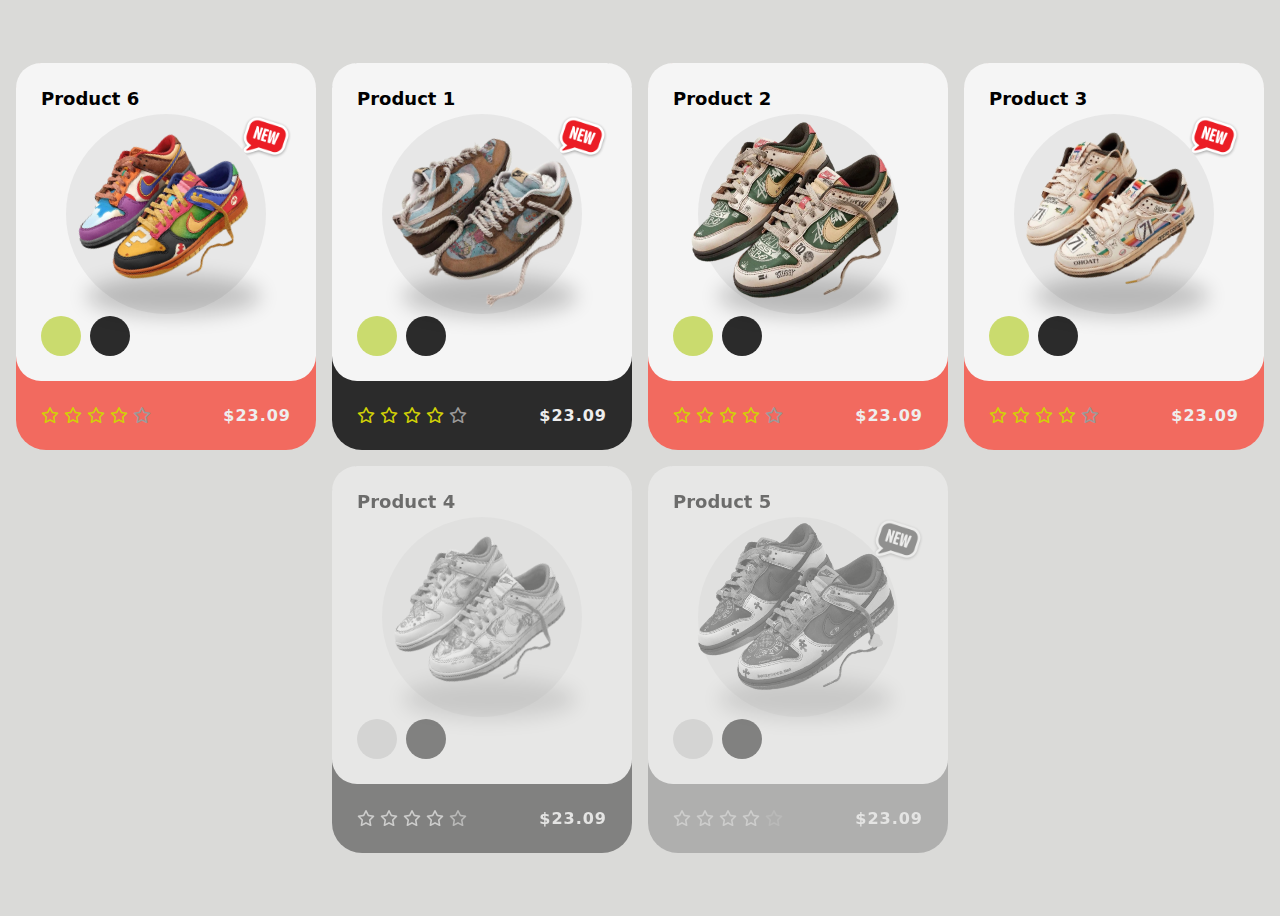
<file: Projects/flex_css/index.html>
<!DOCTYPE html>
<html lang="en">

<head>
  <meta charset="UTF-8">
  <meta http-equiv="X-UA-Compatible" content="IE=edge">
  <meta name="viewport" content="width=device-width, initial-scale=1.0">
  <title>Document</title>
  <link rel="stylesheet" href="style.css">
  <link rel="stylesheet" href="https://cdnjs.cloudflare.com/ajax/libs/font-awesome/6.2.0/css/all.min.css">
</head>

<body>
  <div class="list">

    <div class="card-new">
      <div class="basicInfo">
        <div class="title">
          
          <div class="name">Product 1</div>
        </div>
        <div class="images">
          <div class="img">
            <div class="item">
              <img src="img/shoe1.png">
            </div>
          </div>
        </div>
        <div class="colors">
          <div class="ellipse" style="background:#CADB6E"></div>
          <div class="ellipse" style="background:#2B2B2B"></div>
        </div>
        <div class="addCard">
          <i class="fa-solid fa-basket-shopping"></i>
        </div>
      </div>
      <div class="mores">
        <div class="stars">
          <i class="fa-regular fa-star text-yellow"></i>
          <i class="fa-regular fa-star text-yellow"></i>
          <i class="fa-regular fa-star text-yellow"></i>
          <i class="fa-regular fa-star text-yellow"></i>
          <i class="fa-regular fa-star"></i>
        </div>
        <div class="price">$23.09</div>
      </div>
    </div>
    <div class="card-seller">
      <div class="basicInfo">
        <div class="title">
          
          <div class="name">Product 2</div>
        </div>
        <div class="images">
          <div class="img">
            <div class="item">
              <img src="img/shoe2.png">
            </div>
          </div>
        </div>
        <div class="colors">
          <div class="ellipse" style="background:#CADB6E"></div>
          <div class="ellipse" style="background:#2B2B2B"></div>
        </div>
        <div class="addCard">
          <i class="fa-solid fa-basket-shopping"></i>
        </div>
      </div>
      <div class="mores">
        <div class="stars">
          <i class="fa-regular fa-star text-yellow"></i>
          <i class="fa-regular fa-star text-yellow"></i>
          <i class="fa-regular fa-star text-yellow"></i>
          <i class="fa-regular fa-star text-yellow"></i>
          <i class="fa-regular fa-star"></i>
        </div>
        <div class="price">$23.09</div>
      </div>
    </div>
    <div class="card-new-seller">
      <div class="basicInfo">
        <div class="title">
          
          <div class="name">Product 3</div>
        </div>
        <div class="images">
          <div class="img">
            <div class="item">
              <img src="img/shoe3.png">
            </div>
          </div>
        </div>
        <div class="colors">
          <div class="ellipse" style="background:#CADB6E"></div>
          <div class="ellipse" style="background:#2B2B2B"></div>
        </div>
        <div class="addCard">
          <i class="fa-solid fa-basket-shopping"></i>
        </div>
      </div>
      <div class="mores">
        <div class="stars">
          <i class="fa-regular fa-star text-yellow"></i>
          <i class="fa-regular fa-star text-yellow"></i>
          <i class="fa-regular fa-star text-yellow"></i>
          <i class="fa-regular fa-star text-yellow"></i>
          <i class="fa-regular fa-star"></i>
        </div>
        <div class="price">$23.09</div>
      </div>
    </div>
    <div class="card-out">
      <div class="basicInfo">
        <div class="title">
          
          <div class="name">Product 4</div>
        </div>
        <div class="images">
          <div class="img">
            <div class="item">
              <img src="img/shoe4.png">
            </div>
          </div>
        </div>
        <div class="colors">
          <div class="ellipse" style="background:#CADB6E"></div>
          <div class="ellipse" style="background:#2B2B2B"></div>
        </div>
        <div class="addCard">
          <i class="fa-solid fa-basket-shopping"></i>
        </div>
      </div>
      <div class="mores">
        <div class="stars">
          <i class="fa-regular fa-star text-yellow"></i>
          <i class="fa-regular fa-star text-yellow"></i>
          <i class="fa-regular fa-star text-yellow"></i>
          <i class="fa-regular fa-star text-yellow"></i>
          <i class="fa-regular fa-star"></i>
        </div>
        <div class="price">$23.09</div>
      </div>
    </div>
    <div class="card-new-seller-out">
      <div class="basicInfo">
        <div class="title">
          
          <div class="name">Product 5</div>
        </div>
        <div class="images">
          <div class="img">
            <div class="item">
              <img src="img/shoe5.png">
            </div>
          </div>
        </div>
        <div class="colors">
          <div class="ellipse" style="background:#CADB6E"></div>
          <div class="ellipse" style="background:#2B2B2B"></div>
        </div>
        <div class="addCard">
          <i class="fa-solid fa-basket-shopping"></i>
        </div>
      </div>
      <div class="mores">
        <div class="stars">
          <i class="fa-regular fa-star text-yellow"></i>
          <i class="fa-regular fa-star text-yellow"></i>
          <i class="fa-regular fa-star text-yellow"></i>
          <i class="fa-regular fa-star text-yellow"></i>
          <i class="fa-regular fa-star"></i>
        </div>
        <div class="price">$23.09</div>
      </div>
    </div>
    <div class="card-new-seller-prioritize">
      <div class="basicInfo">
        <div class="title">
          
          <div class="name">Product 6</div>
        </div>
        <div class="images">
          <div class="img">
            <div class="item">
              <img src="img/shoe6.png">
            </div>
          </div>
        </div>
        <div class="colors">
          <div class="ellipse" style="background:#CADB6E"></div>
          <div class="ellipse" style="background:#2B2B2B"></div>
        </div>
        <div class="addCard">
          <i class="fa-solid fa-basket-shopping"></i>
        </div>
      </div>
      <div class="mores">
        <div class="stars">
          <i class="fa-regular fa-star text-yellow"></i>
          <i class="fa-regular fa-star text-yellow"></i>
          <i class="fa-regular fa-star text-yellow"></i>
          <i class="fa-regular fa-star text-yellow"></i>
          <i class="fa-regular fa-star"></i>
        </div>
        <div class="price">$23.09</div>
      </div>
    </div>

  </div>

</body>

</html>
</file>
<file: Projects/flex_css/style.css>
:root{
    --green: #3BE798;
    --violet: #7F6EB2;
    --color-item: #2B2B2B;
}
body{
    height:100vh;
    overflow: hidden;
    background-color: #dadad8;
    font-family: system-ui;
    display: flex;
    justify-content: center;
    align-items: center;
}
div[class*='new'] .img {
    background-size: 50px;
    background-repeat: no-repeat;
    background-position: top right;
}

div[class^="card"]{
    border-radius: 30px;
    width:300px;
    background-color: var(--color-item);
}
.basicInfo{
    background-color: #f5f5f5;
    border-radius: 25px;
    padding:25px;
    position: relative;
}
.title .category,
.title .info{
    font-weight: 600;
    font-size: x-small;
}
.title .name{
    font-weight: bold;
    font-size: large;
    padding-bottom:3px;
}
div[class^="card"] .img{
    position: relative;
    z-index: 1;
    text-align: center;
}
div[class^="card"] .img img{
    height:200px;
    transform: scale(1) rotate(20deg);
    transition: 0.5s;
}
div[class^="card"] .img::before{
    position: absolute;
    width:200px;
    height:200px;
    border-radius: 50%;
    content:'';
    transform: translate(-50%,-50%);
    background-color: #e7e7e7;
    z-index: -2;
    top:50%;
    left:50%;
}
div[class^="card"] .img::after{
    position: absolute;
    bottom:0;
    width: 70%;
    height:40px;
    background-color: #000;
    content:'';
    right:30px;
    z-index: -1;
    border-radius: 50%;
    opacity: 0.2;
    filter:blur(10px);
    transition: 0.5s;
}
.colors{
    display: flex;
    font-size: xx-small;
    text-align: center;
    gap: 1em;
}
.colors .name{
    margin-bottom:5px;
}
.colors .ellipse{
    width:40px;
    height:40px;
    border-radius: 50%;
    cursor: pointer;
}
.mores{
    padding:25px;
}
.mores .stars,
.mores .price{
    display: inline-block;
}
.mores .price{
    float: right;
    color:#eee;
    font-weight: 600;
    letter-spacing: 1px;
}
.mores .stars{
    color:#9b9a9a;
}
.text-yellow{
    color:rgb(209, 209, 6);
}
.addCard{
    position: absolute;
    width:100%;
    bottom:0;
}
.addCard i{
    position: absolute;
    width:50px;
    height:50px;
    background-color: var(--green);
    color:#222;
    display: flex;
    justify-content: center;
    align-items: center;
    border-radius: 50%;
    right:90px;
    bottom:-25px;
    border:5px solid var(--color-item);
    transition: 0.5s;
    opacity: 0;
    transform: translate(0,10px);
}
.addCard::after,
.addCard::before{
    position: absolute;
    bottom:0;
    background-color: transparent;
    width:47px;
    height:38px;
    content:'';
    right:46px;
    border-bottom-left-radius: 55%;
    opacity: 0;
    transform: translate(0,20px);
    box-shadow: 0 20px 0 0 var(--color-item);
    transition: 0.5s;
}
.addCard::after{
    right:unset;
    left:107px;
    border-bottom-left-radius: 0;
    border-bottom-right-radius: 55%;
}
/* animation */
div[class^="card"]:hover .img img{
    transform: scale(1.2) rotate(30deg) translate(10px, -20px);
}
div[class^="card"]:hover .img::after{
    width:90%;

}
div[class^="card"]:hover .addCard i,
div[class^="card"]:hover .addCard::before,
div[class^="card"]:hover .addCard::after{
    opacity: 1;
    transform: translate(0,0);
}


.list {
    display: flex;
    flex-wrap: wrap;
    gap: 1em;
    justify-content: center;
}



div[class^='card'][class*='new'] .img {
    background-image: url(img/new.webp);
}
div[class^='card'][class*='seller'] {
    --color-item: #f26a5f;
}
div[class^='card'][class*='out'] {
    filter: grayscale(1);
    opacity: 0.5;
}
div[class^='card'][class$='prioritize']:not([class*='out']) {
    order: -1;
}
</file>
